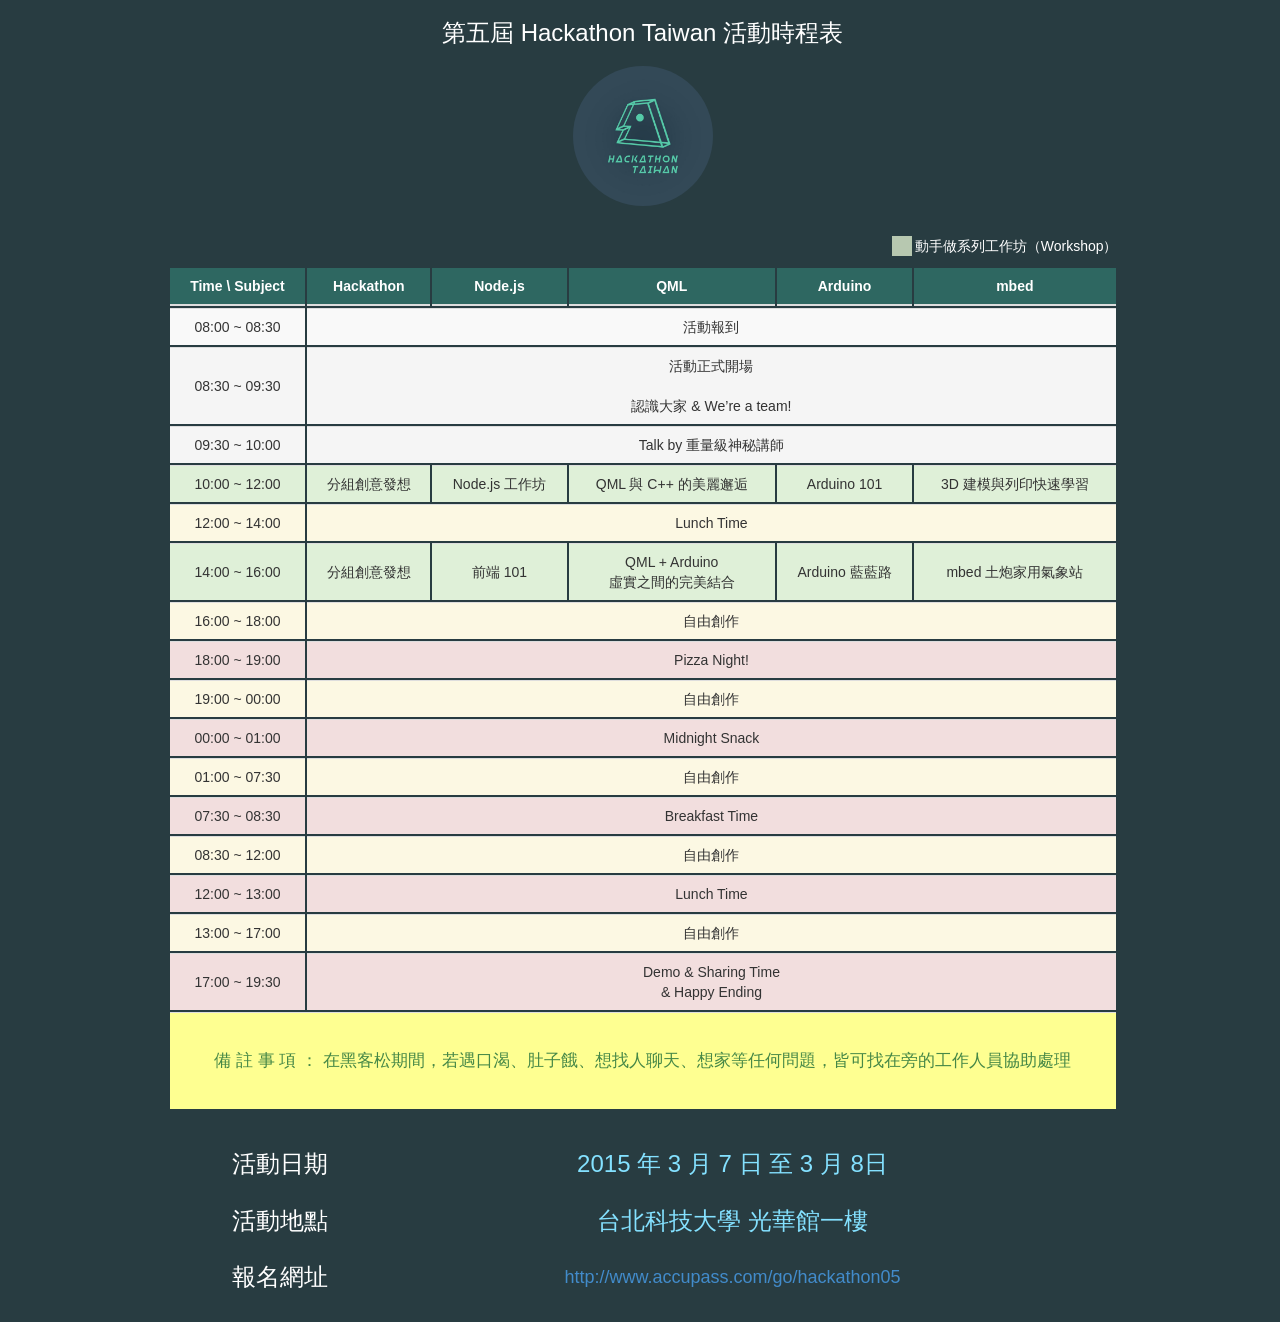
<file: index.html>
<!DOCTYPE html>
<html lang="en">
<head>
	<meta charset="utf-8">
  	<title>Hackathon Taiwan</title>
  	<meta name="viewport" content="width=device-width, initial-scale=1.0">
  	<meta name="author" content="Rukeith">
  	<meta name="description" content="Hackathon,黑客松">
    <meta property="og:title" content="第五屆 Hackathon Taiwan 活動時程表">
    <meta property="og:type" content="website">
    <meta property="og:url" content="https://hackathon.tw/agenda/agenda.html">
    <meta property="og:image" content="http://hackathon.tw/agenda/img/Hackathon_Logo.jpg">
    <meta property="og:site_name" content="黑客松 Hackathon">

	<!--link rel="stylesheet/less" href="less/bootstrap.less" type="text/css" /-->
	<!--link rel="stylesheet/less" href="less/responsive.less" type="text/css" /-->
	<!--script src="js/less-1.3.3.min.js"></script-->
	<!--append ‘#!watch’ to the browser URL, then refresh the page. -->
	
	<link href="css/bootstrap.min.css" rel="stylesheet">
	<link href="css/style.css" rel="stylesheet">

	<!-- HTML5 shim, for IE6-8 support of HTML5 elements -->
	<!--[if lt IE 9]>
	  <script src="js/html5shiv.js"></script>
	<![endif]-->

	<!-- Fav and touch icons -->
	<link rel="apple-touch-icon-precomposed" sizes="144x144" href="img/apple-touch-icon-144-precomposed.png">
	<link rel="apple-touch-icon-precomposed" sizes="114x114" href="img/apple-touch-icon-114-precomposed.png">
	<link rel="apple-touch-icon-precomposed" sizes="72x72" href="img/apple-touch-icon-72-precomposed.png">
	<link rel="apple-touch-icon-precomposed" href="img/apple-touch-icon-57-precomposed.png">
	<link rel="shortcut icon" href="img/favicon.png">
  
	<script type="text/javascript" src="js/jquery.min.js"></script>
	<script type="text/javascript" src="js/bootstrap.min.js"></script>
	<script type="text/javascript" src="js/scripts.js"></script>
</head>

<body>
<div class="container">
	<div class="row clearfix">
		<div class="col-md-1 column"></div>
		<div class="col-md-10 col-xs-12 column Main">
			<h3 class="text-center text-info" style="color: white; cursor: default">第五屆 Hackathon Taiwan 活動時程表</h3>
			<a href="https://www.facebook.com/HackathonTaiwan?fref=ts" target="_blank">
				<img alt="140x140" src="./img/Hackathon_Logo.jpg" class="img-circle logo-img">
			</a>
			<div style="clear: both">
			<div style=" float: right;">
				<div style="background-color: rgb(183, 200, 176); width: 15pt; height:15pt; float: left;"></div>
				<p style="margin-left: 3px;float: left; color: white;">動手做系列工作坊（Workshop）</p>
			</div>
			<div style="clear: both">
			<table class="table table-striped table-hover">
				<thead>
					<tr>
						<th>Time \ Subject</th>
						<th>
							Hackathon
						</th>
						<th>
							Node.js
						</th>
						<th>
							QML
						</th>
						<th>
							Arduino
						</th>
						<th>
							mbed
						</th>
					</tr>
				</thead>
				<tbody>
					<tr>
						<td>
							08:00 ~ 08:30
						</td>
						<td colspan="5">
							活動報到
						</td>
					</tr>
					<tr class="active">
						<td style="vertical-align:middle;">
							08:30 ~ 09:30
						</td>
						<td colspan="5" >
							活動正式開場<br/><br/>
							認識大家 & We’re a team!
						</td>
					</tr>
					<tr class="active">
						<td>
							09:30 ~ 10:00
						</td>
						<td colspan="5" >
							Talk by 重量級神秘講師
						</td>
					</tr>
					<tr class="success">
						<td>
							10:00 ~ 12:00
						</td>
						<td>
							分組創意發想
						</td>
						<td class="node-1">
							Node.js 工作坊
						</td>
						<td class="qml-1">
							QML 與 C++ 的美麗邂逅
						</td>
						<td class="ard-1">
							Arduino 101
						</td>
						<td class="mbed-1">
							3D 建模與列印快速學習
						</td>
					</tr>
					<tr class="data_info" src="dada">
						<td colspan="6">
							<p>自造者（Maker）最愛的玩具之一，3D printer 是個能夠快速打樣、做出原型（prototype）的機器。</p>
							<p>利用粉末狀的金屬或塑料材料，3D printer 就能層層堆疊打造出產品。</p>
							<p>無論是任何想法或是概念，利用 3D printer 就可以輕鬆呈現，不須花費太多的時間和成本。</p>
							<p>在本次活動中，我們邀請到了 Maknet 自造邦 共同創辦人的阿吉老師，來為我們分享如何入門、輕鬆使用 3D Printer 作東西。</p>
							<p>* 現場也提供了 2 台 3D printer 讓大家使用。</p>
						</td>
					</tr>
					<tr class="warning">
						<td>
							12:00 ~ 14:00
						</td>
						<td colspan="5">
							Lunch Time
						</td>
					</tr>
					<tr class="success">
						<td style="vertical-align:middle;">
							14:00 ~ 16:00
						</td>
						<td style="vertical-align:middle;">
							分組創意發想
						</td>
						<td class="node-2" style="vertical-align:middle;">
							前端 101
						</td>
						<td class="qml-2">
							QML + Arduino <br/>
							虛實之間的完美結合
						</td>
						<td class="ard-2" style="vertical-align:middle;">
							Arduino 藍藍路
						</td>
						<td class="mbed-2" style="vertical-align:middle;">
							mbed 土炮家用氣象站
						</td>
					</tr>
					<tr class="warning">
						<td>
							16:00 ~ 18:00
						</td>
						<td colspan="5">
							自由創作
						</td>
					</tr>
					<tr class="danger">
						<td>
							18:00 ~ 19:00
						</td>
						<td colspan="5">
							Pizza Night!
						</td>
					</tr>
					<tr class="warning">
						<td>
							19:00 ~ 00:00
						</td>
						<td colspan="5">
							自由創作
						</td>
					</tr>
					<tr class="danger">
						<td>
							00:00 ~ 01:00
						</td>
						<td colspan="5">
							Midnight Snack
						</td>
					</tr>
					<tr class="warning">
						<td>
							01:00 ~ 07:30
						</td>
						<td colspan="5">
							自由創作
						</td>
					</tr>
					<tr class="danger">
						<td>
							07:30 ~ 08:30
						</td>
						<td colspan="5">
							Breakfast Time
						</td>
					</tr>
					<tr class="warning">
						<td>
							08:30 ~ 12:00
						</td>
						<td colspan="5">
							自由創作
						</td>
					</tr>
					<tr class="danger">
						<td>
							12:00 ~ 13:00
						</td>
						<td colspan="5">
							Lunch Time
						</td>
					</tr>
					<tr class="warning">
						<td>
							13:00 ~ 17:00
						</td>
						<td colspan="5">
							自由創作
						</td>
					</tr>
					<tr class="danger">
						<td style="vertical-align:middle;">
							17:00 ~ 19:30
						</td>
						<td colspan="5">
							Demo & Sharing Time <br/>
							& Happy Ending
						</td>
					</tr>
					<tr>
						<td class="text-success" colspan="6" style="background-color: #FEFF91; font-size: larger; line-height: 80px;">
							備 註 事 項 ：
								在黑客松期間，若遇口渴、肚子餓、想找人聊天、想家等任何問題，皆可找在旁的工作人員協助處理 
						</td>
					</tr>
				</tbody>
			</table>
			<dl class="dl-horizontal">
				<dt>
					<h3 style="color: white">活動日期</h3>
				</dt>
				<dd>
					<h3 style="color: #84E1FF">2015 年 3 月 7 日 至 3 月 8日</h3>
				</dd>
				<dt>
					<h3  style="color: white">活動地點</h3>
				</dt>
				<dd>
					<h3 style="color: #84E1FF">台北科技大學 光華館一樓</h3>
				</dd>
				<dt>
					<h3  style="color: white">報名網址</h3>
				</dt>
				<dd>
					<h4 style="margin-top: 24px; style='color: #84E1FF' "><a href="http://www.accupass.com/go/hackathon05" target="_blank">http://www.accupass.com/go/hackathon05</a></h4>
				</dd>
			</dl>
		</div>
		<div class="col-md-1 column">
		</div>
	</div>

	<div class="dialog">
	</div>
</div>
</body>
</html>
</file>
<file: css/style.css>
body {
	background-color:rgb(40,60,65);
}

.Main {
	text-align: center;
	padding-right: 10px;
}

.logo-img {
	width: 140px;
	margin: 10px 0px 30px 0px;
	cursor: pointer;
}

.logo-img:hover {
	width: 160px;
	margin: 10px 0px 10px 0px;
}
.table {
	cursor: default;
	border-collapse: separate;
    border-spacing: 2px
}

thead {
	color: white;
	background-color: rgb(46,103,97);
}

thead th {
	text-align: center;
}
thead th:hover {
	background-color: rgb(92,148,148);
}
.data_info {
    display: none;
}
</file>
